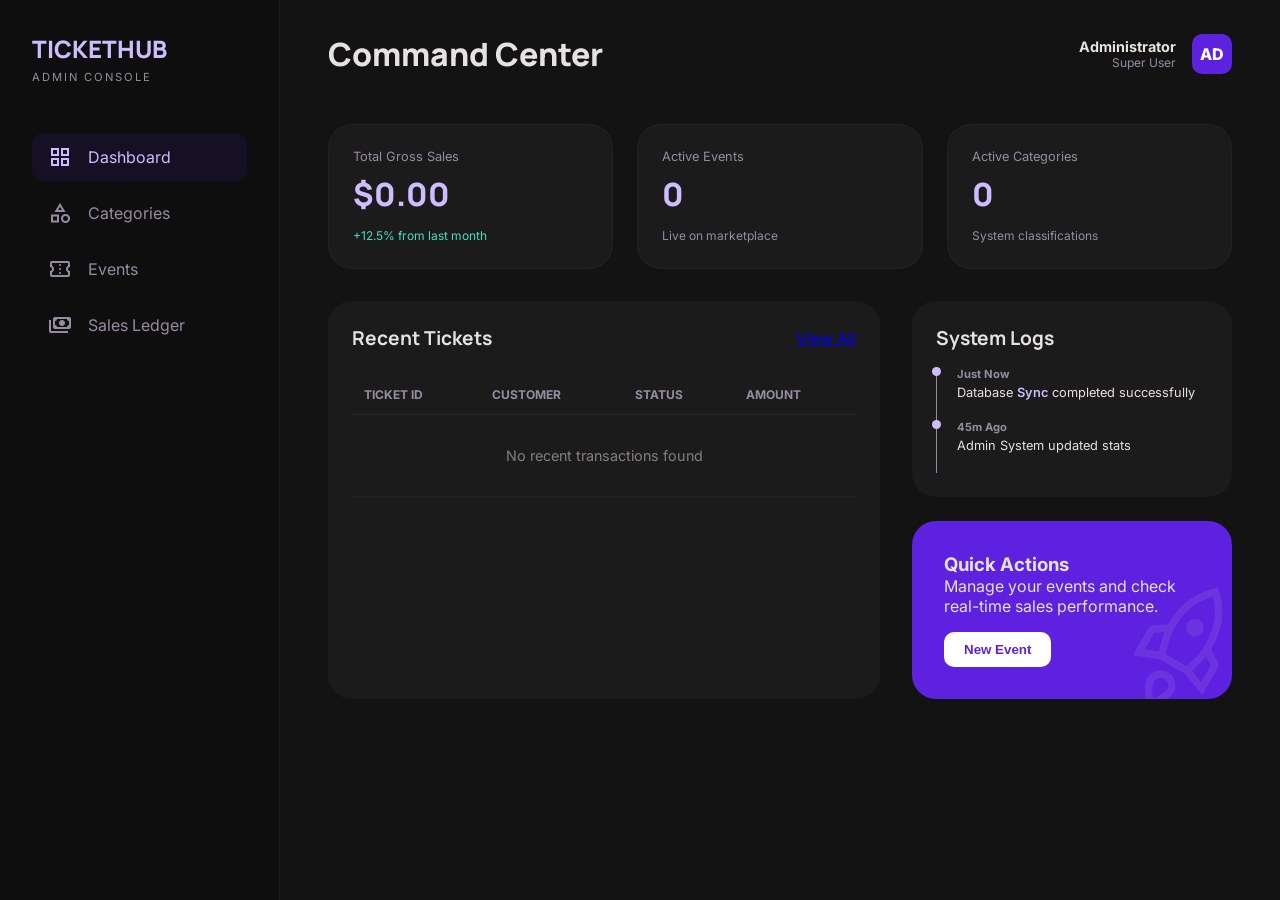
<file: HTML/dashboard.html>
<!DOCTYPE html>
<html lang="en">

<head>
    <meta charset="utf-8" />
    <meta content="width=device-width, initial-scale=1.0" name="viewport" />
    <title>TICKETHUB Admin Console</title>
    <link
        href="https://fonts.googleapis.com/css2?family=Manrope:wght@400;500;600;700;800&amp;family=Inter:wght@400;500;600&amp;display=swap"
        rel="stylesheet" />
    <link
        href="https://fonts.googleapis.com/css2?family=Material+Symbols+Outlined:opsz,wght,FILL,GRAD@24,400,0..1,0&amp;display=swap"
        rel="stylesheet" />
    <link rel="stylesheet" href="/CSS/dashboard.css" />
</head>

<body>
    <aside class="sidebar">
        <div class="sidebar-brand">
            <span class="brand-name">TICKETHUB</span>
            <span class="brand-sub">Admin Console</span>
        </div>
        <nav class="sidebar-nav">
            <a class="nav-link active" href="/HTML/dashboard.html">
                <span class="material-symbols-outlined">grid_view</span>
                <span>Dashboard</span>
            </a>
            <a class="nav-link" href="/HTML/categorias.html">
                <span class="material-symbols-outlined">category</span>
                <span>Categories</span>
            </a>
            <a class="nav-link" href="/HTML/eventos.html">
                <span class="material-symbols-outlined">confirmation_number</span>
                <span>Events</span>
            </a>
            <a class="nav-link" href="/HTML/ventas.html">
                <span class="material-symbols-outlined">payments</span>
                <span>Sales Ledger</span>
            </a>
        </nav>
    </aside>

    <main class="main-content">
        <header class="top-bar">
            <h1 class="page-title">Command Center</h1>
            <div class="user-profile">
                <div class="user-info">
                    <p class="user-name">Administrator</p>
                    <p class="user-role">Super User</p>
                </div>
                <div class="avatar">AD</div>
            </div>
        </header>

        <div class="dashboard-grid">
            <section class="stats-row">
                <div class="stat-card reveal-on-scroll">
                    <p class="stat-label">Total Gross Sales</p>
                    <h2 class="stat-value" id="total-gross-sales">$0.00</h2>
                    <span class="stat-delta positive">+12.5% from last month</span>
                </div>
                <div class="stat-card reveal-on-scroll">
                    <p class="stat-label">Active Events</p>
                    <h2 class="stat-value" id="active-events-count">0</h2>
                    <span class="stat-delta">Live on marketplace</span>
                </div>
                <div class="stat-card reveal-on-scroll">
                    <p class="stat-label">Active Categories</p>
                    <h2 class="stat-value" id="active-cats-count">0</h2>
                    <span class="stat-delta">System classifications</span>
                </div>
            </section>

            <section class="content-split">
                <div class="table-container reveal-on-scroll">
                    <div class="table-header">
                        <h3 class="section-subtitle">Recent Tickets</h3>
                        <a href="/HTML/ventas.html" class="btn-text">View All</a>
                    </div>
                    <table class="data-table">
                        <thead>
                            <tr>
                                <th>Ticket ID</th>
                                <th>Customer</th>
                                <th>Status</th>
                                <th class="text-right">Amount</th>
                            </tr>
                        </thead>
                        <tbody id="recent-tickets-tbody">
                            </tbody>
                    </table>
                </div>

                <div class="side-panel">
                    <div class="activity-feed reveal-on-scroll">
                        <h3 class="section-subtitle">System Logs</h3>
                        <div class="timeline">
                            <div class="timeline-item">
                                <div class="timeline-dot"></div>
                                <p class="time-label">Just Now</p>
                                <p class="time-content">Database <span class="highlight">Sync</span> completed successfully</p>
                            </div>
                            <div class="timeline-item timeline-item-last">
                                <div class="timeline-dot"></div>
                                <p class="time-label">45m Ago</p>
                                <p class="time-content">Admin <span class="highlight-on-surface">System</span> updated stats</p>
                            </div>
                        </div>
                    </div>
                    <div class="campaign-card reveal-on-scroll">
                        <span class="material-symbols-outlined campaign-bg-icon">rocket_launch</span>
                        <h3 class="campaign-title">Quick Actions</h3>
                        <p class="campaign-desc">Manage your events and check real-time sales performance.</p>
                        <button class="btn-start" onclick="location.href='/HTML/eventos.html'">New Event</button>
                    </div>
                </div>
            </section>
        </div>
    </main>
    
    <script src="/JS/animation.js"></script>
    <script src="/JS/script_dashboard.js"></script>
</body>
</html>
</file>
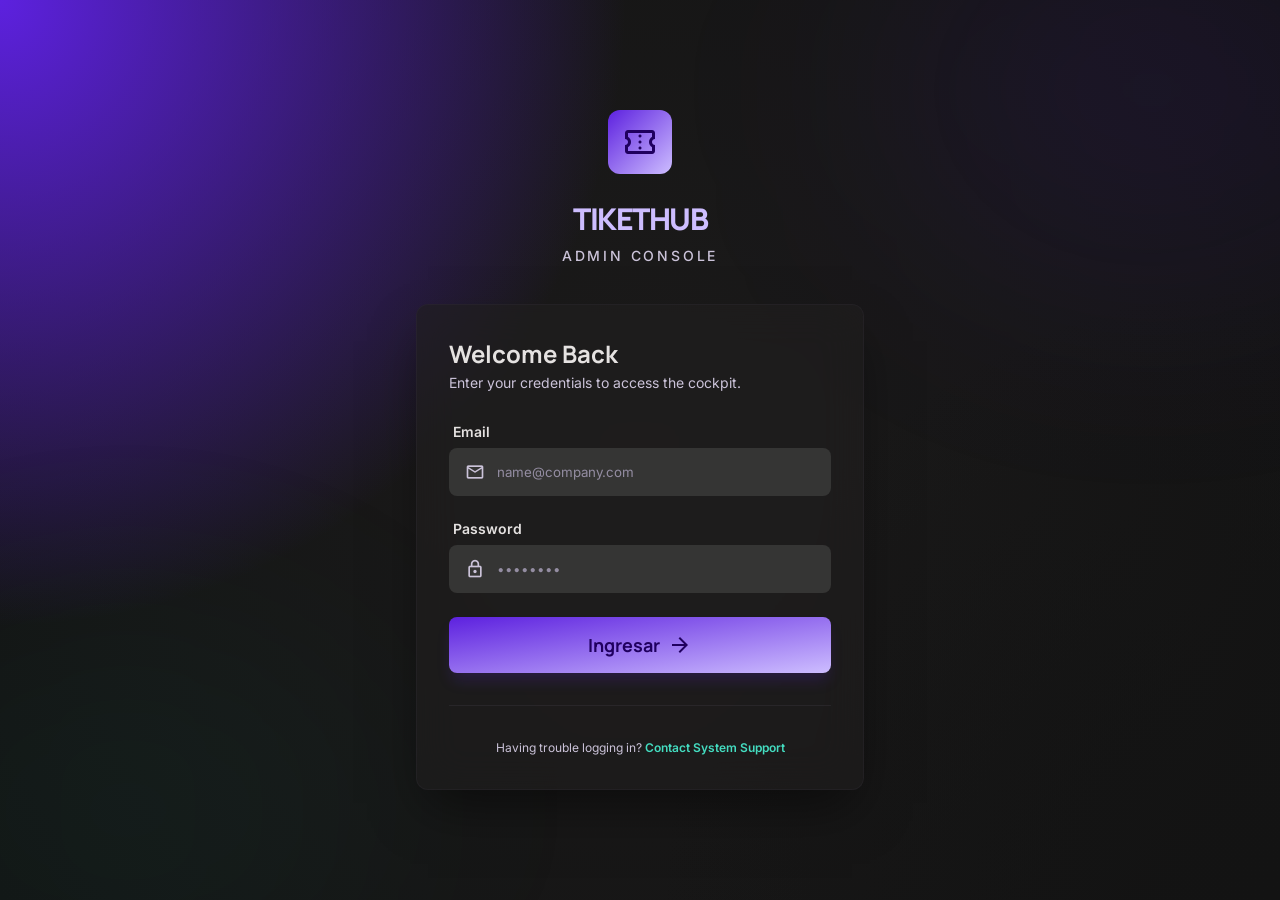
<file: HTML/login-page.html>
<!DOCTYPE html>
<html lang="en">
<head>
    <meta charset="utf-8" />
    <meta content="width=device-width, initial-scale=1.0" name="viewport" />
    <title>TICKETHUB Admin</title>
    <link href="https://fonts.googleapis.com/css2?family=Manrope:wght@400;600;700;800&family=Inter:wght@400;500;600&display=swap" rel="stylesheet" />
    <link href="https://fonts.googleapis.com/css2?family=Material+Symbols+Outlined:wght,FILL@100..700,0..1&display=swap" rel="stylesheet" />
    <link rel="stylesheet" href="/CSS/login-page.css" />
    
    <script src="/JS/login.js" defer></script>
</head>
<body>

    <div class="login-container">
        <ticket-hub-branding></ticket-hub-branding>
    
        <main class="login-card">
            <div class="card-header">
                <h2 class="card-title">Welcome Back</h2>
                <p class="card-description">Enter your credentials to access the cockpit.</p>
            </div>
            
            <form class="login-form">
                <ticket-hub-input 
                    id="email-field" 
                    label="Email" 
                    type="email" 
                    icon="mail" 
                    placeholder="name@company.com">
                </ticket-hub-input>
            
                <ticket-hub-input 
                    id="password-field" 
                    label="Password" 
                    type="password" 
                    icon="lock" 
                    placeholder="••••••••">
                </ticket-hub-input>
            
                <button class="submit-button" type="submit">
                    <span>Ingresar</span>
                    <span class="material-symbols-outlined">arrow_forward</span>
                </button>
            </form>
    
            <footer class="card-footer">
                <p class="support-text">
                    Having trouble logging in? <br class="mobile-break" />
                    <a class="support-link" href="#">Contact System Support</a>
                </p>
            </footer>
        </main>
    </div>

    <div class="bg-glow-1"></div>
    <div class="bg-glow-2"></div>
    <script src="/JS/animation.js"></script>

</body>
</html>
</file>
<file: CSS/dashboard.css>
:root {
    --primary: #cdbdff;
    --primary-container: #5d21df;
    --secondary: #44ddc1;
    --background: #131313;
    --surface: #1c1b1b;
    --on-surface: #e5e2e1;
    --outline: #948da2;
    --transition: all 0.3s cubic-bezier(0.4, 0, 0.2, 1);
}

* { margin: 0; padding: 0; box-sizing: border-box; }

body {
    background-color: var(--background);
    color: var(--on-surface);
    font-family: 'Inter', sans-serif;
    display: flex;
}

/* Sidebar */
.sidebar {
    width: 280px;
    height: 100vh;
    background: #0e0e0e;
    padding: 2rem;
    position: fixed;
    border-right: 1px solid rgba(255,255,255,0.05);
}

.sidebar-brand { margin-bottom: 3rem; }
.brand-name { font-family: 'Manrope'; font-size: 1.5rem; font-weight: 800; color: var(--primary); display: block; }
.brand-sub { font-size: 0.7rem; text-transform: uppercase; letter-spacing: 2px; color: var(--outline); }

.sidebar-nav { display: flex; flex-direction: column; gap: 0.5rem; }
.nav-link {
    display: flex;
    align-items: center;
    gap: 1rem;
    padding: 12px 16px;
    text-decoration: none;
    color: var(--outline);
    border-radius: 12px;
    transition: var(--transition);
}
.nav-link:hover, .nav-link.active {
    background: rgba(93, 33, 223, 0.1);
    color: var(--primary);
}

/* Main Content */
.main-content { margin-left: 280px; flex: 1; padding: 2rem 3rem; }
.top-bar { display: flex; justify-content: space-between; align-items: center; margin-bottom: 3rem; }
.page-title { font-family: 'Manrope'; font-size: 2rem; font-weight: 800; }

.user-profile { display: flex; align-items: center; gap: 1rem; }
.user-info { text-align: right; }
.user-name { font-weight: 700; font-size: 0.9rem; }
.user-role { font-size: 0.75rem; color: var(--outline); }
.avatar { 
    width: 40px; height: 40px; background: var(--primary-container); 
    border-radius: 10px; display: grid; place-items: center; font-weight: 800; color: white;
}

/* Stats */
.stats-row { display: grid; grid-template-columns: repeat(3, 1fr); gap: 1.5rem; margin-bottom: 2rem; }
.stat-card {
    background: var(--surface);
    padding: 1.5rem;
    border-radius: 24px;
    border: 1px solid rgba(255,255,255,0.03);
}
.stat-label { font-size: 0.8rem; color: var(--outline); margin-bottom: 0.5rem; }
.stat-value { font-family: 'Manrope'; font-size: 2rem; font-weight: 800; margin-bottom: 0.5rem; color: var(--primary); }
.stat-delta { font-size: 0.75rem; color: var(--outline); }
.stat-delta.positive { color: var(--secondary); }

/* Table Section */
.content-split { display: grid; grid-template-columns: 1fr 320px; gap: 2rem; }
.table-container { background: var(--surface); border-radius: 24px; padding: 1.5rem; }
.table-header { display: flex; justify-content: space-between; align-items: center; margin-bottom: 1.5rem; }
.section-subtitle { font-family: 'Manrope'; font-size: 1.2rem; }

.data-table { width: 100%; border-collapse: collapse; }
.data-table th { text-align: left; padding: 12px; color: var(--outline); font-size: 0.75rem; text-transform: uppercase; border-bottom: 1px solid rgba(255,255,255,0.05); }
.data-table td { padding: 16px 12px; border-bottom: 1px solid rgba(255,255,255,0.03); font-size: 0.9rem; }
.text-right { text-align: right; }

/* Status Pill */
.status-pill {
    padding: 4px 10px;
    border-radius: 6px;
    font-size: 0.7rem;
    font-weight: 700;
    text-transform: uppercase;
    background: rgba(68, 221, 193, 0.1);
    color: var(--secondary);
}

/* Side Panel */
.side-panel { display: flex; flex-direction: column; gap: 1.5rem; }
.activity-feed { background: var(--surface); padding: 1.5rem; border-radius: 24px; }
.timeline { margin-top: 1rem; }
.timeline-item { border-left: 1px solid var(--outline); padding-left: 20px; position: relative; padding-bottom: 20px; }
.timeline-dot { width: 9px; height: 9px; background: var(--primary); border-radius: 50%; position: absolute; left: -5px; top: 0; }
.time-label { font-size: 0.7rem; color: var(--outline); font-weight: 700; }
.time-content { font-size: 0.8rem; margin-top: 4px; }
.highlight { color: var(--primary); font-weight: 600; }

.campaign-card {
    background: var(--primary-container);
    padding: 2rem;
    border-radius: 24px;
    position: relative;
    overflow: hidden;
}
.campaign-bg-icon { position: absolute; right: -10px; bottom: -10px; font-size: 120px; opacity: 0.1; transform: rotate(-15deg); }
.btn-start {
    margin-top: 1rem; padding: 10px 20px; border-radius: 10px; border: none;
    background: white; color: var(--primary-container); font-weight: 700; cursor: pointer;
}

/* Animations */
.reveal-on-scroll { opacity: 1; } /* Simplificado para el ejemplo */
</file>
<file: CSS/login-page.css>
:root {
            --primary: #cdbdff;
            --primary-container: #5d21df;
            --on-primary-fixed: #20005f;
            --secondary: #44ddc1;
            --surface: #131313;
            --surface-container: #201f1f;
            --surface-container-highest: #353534;
            --on-surface: #e5e2e1;
            --on-surface-variant: #cbc3d9;
            --outline-variant: rgba(73, 68, 86, 0.15);
            --font-headline: 'Manrope', sans-serif;
            --font-body: 'Inter', sans-serif;
            --radius-default: 8px;
            --radius-large: 12px;
        }

        * {
            margin: 0;
            padding: 0;
            box-sizing: border-box;
        }

        body {
            background-color: var(--surface);
            color: var(--on-surface);
            font-family: var(--font-body);
            min-height: 100vh;
            display: flex;
            align-items: center;
            justify-content: center;
            padding: 24px;
            overflow-x: hidden;
            position: relative;
            background-image:
                radial-gradient(circle at 0% 0%, #5d21df 0%, transparent 40%),
                radial-gradient(circle at 100% 100%, var(--surface) 0%, transparent 40%),
                radial-gradient(circle at 50% 50%, #1c1b1b 0%, var(--surface) 100%);
        }

        .material-symbols-outlined {
            font-variation-settings: 'FILL' 0, 'wght' 400, 'GRAD' 0, 'opsz' 24;
            display: inline-block;
            vertical-align: middle;
        }

        .login-container {
            width: 100%;
            max-width: 448px;
            z-index: 10;
        }

        .branding {
            display: flex;
            flex-direction: column;
            align-items: center;
            margin-bottom: 40px;
            gap: 8px;
        }

        .logo-box {
            width: 64px;
            height: 64px;
            border-radius: var(--radius-large);
            display: flex;
            align-items: center;
            justify-content: center;
            margin-bottom: 16px;
            background: linear-gradient(to bottom right, var(--primary-container), var(--primary));
        }

        .logo-icon {
            color: var(--on-primary-fixed);
            font-size: 2.25rem;
        }

        .brand-name {
            font-family: var(--font-headline);
            font-weight: 900;
            font-size: 1.875rem;
            letter-spacing: -0.05em;
            color: var(--primary);
            text-transform: uppercase;
        }

        .brand-subtitle {
            font-size: 0.875rem;
            text-transform: uppercase;
            letter-spacing: 0.2em;
            color: var(--on-surface-variant);
            font-weight: 500;
        }

        .login-card {
            background-color: rgba(32, 31, 31, 0.6);
            backdrop-filter: blur(20px);
            border-radius: var(--radius-large);
            padding: 32px;
            border: 1px solid var(--outline-variant);
            box-shadow: 0 25px 50px -12px rgba(0, 0, 0, 0.5);
        }

        .card-header {
            margin-bottom: 32px;
        }

        .card-title {
            font-family: var(--font-headline);
            font-size: 1.5rem;
            font-weight: 700;
            color: var(--on-surface);
            margin-bottom: 4px;
        }

        .card-description {
            font-size: 0.875rem;
            color: var(--on-surface-variant);
        }

        .login-form {
            display: flex;
            flex-direction: column;
            gap: 24px;
        }

        .form-group {
            display: flex;
            flex-direction: column;
            gap: 8px;
        }

        .form-label-row {
            display: flex;
            justify-content: space-between;
            align-items: center;
            padding: 0 4px;
        }

        .form-label {
            font-size: 0.875rem;
            font-weight: 600;
            color: var(--on-surface);
            margin-left: 4px;
        }

        .input-wrapper {
            position: relative;
        }

        .input-icon {
            position: absolute;
            left: 16px;
            top: 50%;
            transform: translateY(-50%);
            color: var(--on-surface-variant);
            font-size: 1.25rem;
            transition: color 0.2s;
            pointer-events: none;
        }

        .form-input {
            width: 100%;
            background-color: var(--surface-container-highest);
            border: none;
            height: 48px;
            padding-left: 48px;
            padding-right: 16px;
            border-radius: var(--radius-default);
            color: var(--on-surface);
            font-family: var(--font-body);
            transition: all 0.2s;
            outline: none;
        }

        .form-input::placeholder {
            color: #948da2;
        }

        .input-wrapper:focus-within .input-icon {
            color: var(--secondary);
        }

        .input-wrapper:focus-within .form-input {
            border-bottom: 2px solid var(--secondary);
            border-bottom-left-radius: 0;
            border-bottom-right-radius: 0;
        }

        .password-toggle {
            position: absolute;
            right: 16px;
            top: 50%;
            transform: translateY(-50%);
            background: none;
            border: none;
            color: var(--on-surface-variant);
            cursor: pointer;
            display: flex;
            align-items: center;
        }

        .password-toggle:hover {
            color: var(--on-surface);
        }

        .forgot-link {
            font-size: 0.75rem;
            font-weight: 500;
            color: var(--secondary);
            text-decoration: none;
            transition: all 0.2s;
        }

        .forgot-link:hover {
            text-decoration: underline;
        }

        .remember-me {
            display: flex;
            align-items: center;
            padding: 0 4px;
        }

        .checkbox-input {
            width: 16px;
            height: 16px;
            border-radius: 4px;
            background-color: var(--surface-container-highest);
            border: 1px solid #494456;
            cursor: pointer;
            accent-color: var(--secondary);
        }

        .checkbox-label {
            margin-left: 8px;
            font-size: 0.75rem;
            color: var(--on-surface-variant);
            cursor: pointer;
        }

        .submit-button {
            width: 100%;
            height: 56px;
            color: var(--on-primary-fixed);
            font-family: var(--font-headline);
            font-weight: 700;
            font-size: 1.125rem;
            border: none;
            border-radius: var(--radius-default);
            cursor: pointer;
            display: flex;
            align-items: center;
            justify-content: center;
            gap: 8px;
            transition: all 0.3s;
            box-shadow: 0 10px 15px -3px rgba(93, 33, 223, 0.2);
            background: linear-gradient(to bottom right, var(--primary-container), var(--primary));
        }

        .submit-button:hover {
            opacity: 0.9;
        }

        .submit-button:active {
            transform: scale(0.98);
        }

        .card-footer {
            margin-top: 32px;
            padding-top: 32px;
            border-top: 1px solid rgba(148, 141, 162, 0.1);
            text-align: center;
        }

        .support-text {
            font-size: 0.75rem;
            color: var(--on-surface-variant);
            line-height: 1.6;
        }

        .support-link {
            color: var(--secondary);
            font-weight: 600;
            text-decoration: none;
        }

        .support-link:hover {
            text-decoration: underline;
        }

        .bg-glow-1 {
            position: fixed;
            top: -10%;
            right: -10%;
            width: 40%;
            height: 40%;
            background-color: rgba(93, 33, 223, 0.1);
            border-radius: 50%;
            filter: blur(120px);
            z-index: -10;
        }

        .bg-glow-2 {
            position: fixed;
            bottom: -10%;
            left: -10%;
            width: 40%;
            height: 40%;
            background-color: rgba(0, 190, 164, 0.05);
            border-radius: 50%;
            filter: blur(120px);
            z-index: -10;
        }

        /* Estilo para el mensaje emergente */
    .toast-message {
    position: fixed;
    top: 20px;
    right: 20px;
    padding: 15px 25px;
    border-radius: 8px;
    color: white;
    font-family: 'Inter', sans-serif;
    font-weight: 600;
    z-index: 1000;
    transition: opacity 0.5s ease;
    box-shadow: 0 4px 12px rgba(0,0,0,0.15);
}
.toast-success { background-color: #2ecc71; }
.toast-error { background-color: #e74c3c; }

        .mobile-break {
            display: block;
        }

        @media (min-width: 768px) {
            .mobile-break {
                display: none;
            }
        }

/* === Prism Dynamic Reveals === */

/* 1. Definimos los fotogramas de la animación (entrada suave y subida) */
@keyframes prismReveal {
    from {
        opacity: 0;
        transform: translateY(30px) scale(0.98); /* Empieza abajo y un poco más pequeño */
    }
    to {
        opacity: 1;
        transform: translateY(0) scale(1);    /* Termina en su posición natural */
    }
}

/* 2. Clase base: Oculta los elementos inicialmente */
.reveal-on-scroll {
    opacity: 0;
    transition: opacity 0.6s ease, transform 0.6s cubic-bezier(0.22, 1, 0.36, 1);
    will-change: transform, opacity; /* Optimización para el navegador */
}

/* 3. Clase activa: Activa la animación cuando JS la añade */
.reveal-on-scroll.is-visible {
    animation: prismReveal 0.8s cubic-bezier(0.22, 1, 0.36, 1) forwards;
}

/* 4. Efecto Cascada (Delays): Para que los elementos no aparezcan todos a la vez */
.reveal-on-scroll.delay-1 { animation-delay: 0.1s; }
.reveal-on-scroll.delay-2 { animation-delay: 0.2s; }
.reveal-on-scroll.delay-3 { animation-delay: 0.3s; }
.reveal-on-scroll.delay-4 { animation-delay: 0.4s; }
</file>
